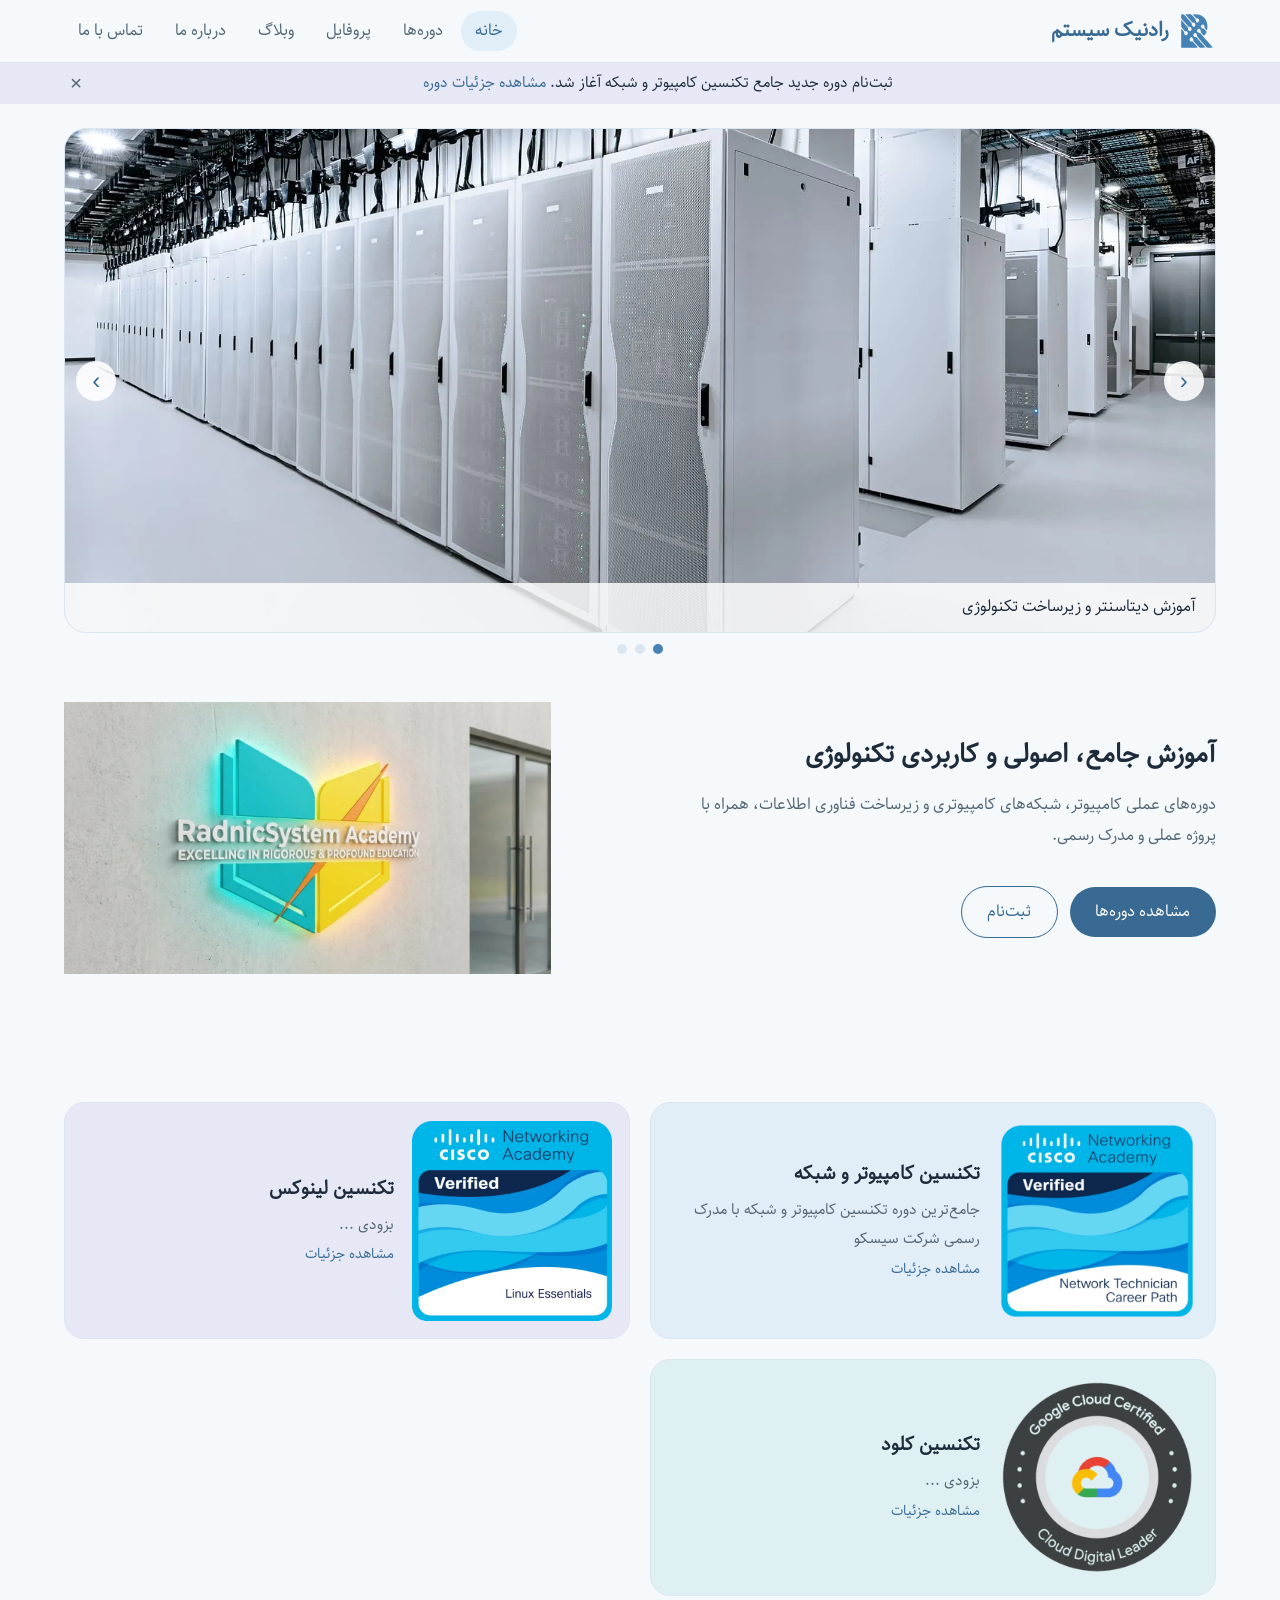
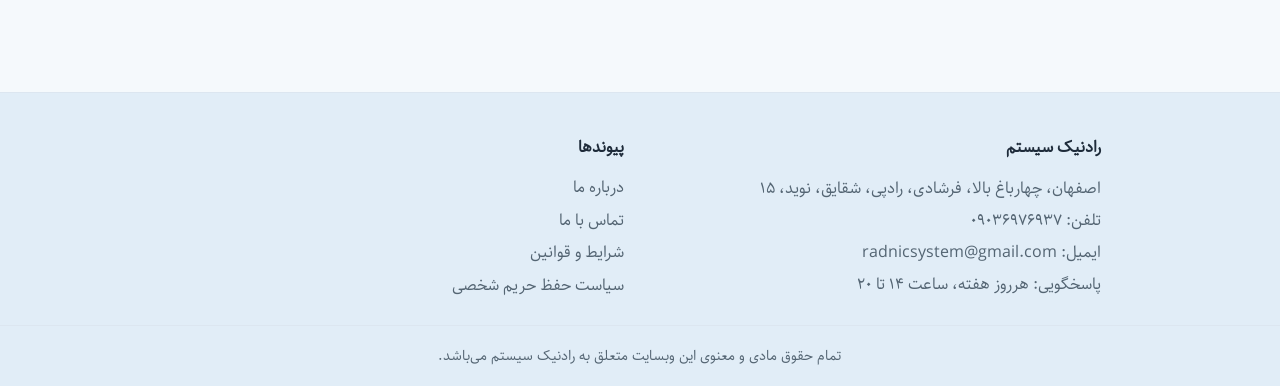
<file: index.html>
<!doctype html>

<html lang="fa" dir="rtl">

<head>
  
  <meta charset="utf-8"><meta name="viewport" content="width=device-width,initial-scale=1">
  <meta name="theme-color" content="#f5f9fc">
  <link rel="icon" type="image/png" href="resources/images/favicon.svg">
  <link rel="stylesheet" href="resources/css/style.css">
  <title>خانه - رادنیک سیستم</title>
  
</head>
  
<body>
  
  <header class="hd">
    
    <a class="logo" href="index.html"><img src="resources/images/logo.svg" alt="لوگوی رادنیک سیستم" width="36" height="36"><span>رادنیک سیستم</span></a>
    <button class="burger" aria-label="منو" aria-expanded="false">☰</button>
    
    <nav id="nav">
      <a href="index.html" class="on">خانه</a>
      <div class="dd">
        <a href="courses.html">دوره‌ها</a>
        <div class="menu">
          <a href="course-1.html">تکنسین کامپیوتر و شبکه</a>
          <a href="course-2.html">تکنسین Linux</a>
          <a href="course-3.html">تکنسین Cloud</a>
        </div>
      </div>
      <a href="profile.html">پروفایل</a>
      <a href="blog.html">وبلاگ</a>
      <a href="about.html">درباره ما</a>
      <a href="contact.html">تماس با ما</a>
    </nav>
    
  </header>
  
  <div id="ann" class="ann" role="region" aria-label="اطلاعیه" hidden>
    <p aria-live="polite"></p>
    <button type="button" aria-label="بستن اطلاعیه">×</button>
  </div>
  
  <main>
    
    <section class="slider" aria-roledescription="carousel" aria-label="معرفی آموزشگاه">
      <div class="vp">
        <div class="track">
          <figure class="slide"><img src="resources/images/slide-1.webp" alt="تصویری از یک دیتاسنتر" width="1200" height="525"><figcaption>آموزش دیتاسنتر و زیرساخت تکنولوژی</figcaption></figure>
          <figure class="slide"><img src="resources/images/slide-2.webp" alt="لوگوی گنو، لینوکس و دیستروهای معروف" width="1200" height="525"><figcaption>جامع‌ترین آموزشهای لینوکس</figcaption></figure>
          <figure class="slide"><img src="resources/images/slide-3.webp" alt="لوگوی شرکت سیسکو" width="1200" height="525"><figcaption>مدرک رسمی از شرکت سیسکو</figcaption></figure>
        </div>
        <button class="sb prev" aria-label="قبلی">‹</button>
        <button class="sb next" aria-label="بعدی">›</button>
      </div>
      <div class="dots"></div>
    </section>
    
    <section class="hero">
      <div>
        <h1>آموزش جامع، اصولی و کاربردی تکنولوژی</h1>
        <p class="sub">دوره‌های عملی کامپیوتر، شبکه‌های کامپیوتری و زیرساخت فناوری اطلاعات، همراه با پروژه عملی و مدرک رسمی.</p>
        <a class="btn" href="courses.html">مشاهده دوره‌ها</a>
        <a class="btn g" href="profile.html">ثبت‌نام</a>
      </div>
      <img src="resources/images/hero.webp" width="400" height="320" alt="تصویری نمادین از آکادمی رادنیک سیستم همراه با نوشته‌ای مبنی بر برتری در آموزش جامع و عمیق">
    </section>
    
    <section class="wrap">
      <div class="cgrid">
        <a class="cc c1" href="course-1.html"><img src="resources/images/course-1.webp" alt="تصویری از نشان پایان دوره" width="200" height="200">
          <div>
            <h3>تکنسین کامپیوتر و شبکه</h3>
            <p>جامع‌ترین دوره تکنسین کامپیوتر و شبکه با مدرک رسمی شرکت سیسکو</p>
            <span class="more">مشاهده جزئیات</span>
          </div>
        </a>
        <a class="cc c2" href="course-2.html"><img src="resources/images/course-2.webp" alt="تصویری از نشان پایان دوره" width="200" height="200">
          <div>
            <h3>تکنسین لینوکس</h3>
            <p>بزودی ...</p>
            <span class="more">مشاهده جزئیات</span>
          </div>
        </a>
        <a class="cc c3" href="course-3.html"><img src="resources/images/course-3.webp" alt="تصویری از نشان پایان دوره" width="200" height="200">
          <div>
            <h3>تکنسین کلود</h3>
            <p>بزودی ...</p>
            <span class="more">مشاهده جزئیات</span>
          </div>
        </a>
      </div>
    </section>
  </main>
  
  <footer class="ft">
    <div class="ft-in">
      <div class="ft-col">
        <h3>رادنیک سیستم</h3>
        <address>اصفهان، چهارباغ بالا، فرشادی، رادپی، شقایق، نوید، ۱۵<br>تلفن: <a dir="ltr" href="tel:+989036976937">۰۹۰۳۶۹۷۶۹۳۷</a>
          <br>ایمیل: <a dir="ltr" href="mailto:radnicsystem@gmail.com">radnicsystem@gmail.com</a>
          <br>پاسخگویی: هرروز هفته، ساعت ۱۴ تا ۲۰</address>
      </div>
      <div class="ft-col">
        <h3>پیوندها</h3>
        <div class="ft-links">
          <a href="about.html">درباره ما</a>
          <a href="contact.html">تماس با ما</a>
          <a href="terms.html">شرایط و قوانین</a>
          <a href="privacy.html">سیاست حفظ حریم شخصی</a>
        </div>
      </div>
      <div class="ft-col">
        <h3>نمادها و گواهی‌ها</h3>
        <div id="badges" class="badges">
        </div>
      </div>
    </div>
    <p class="copy">تمام حقوق مادی و معنوی این وبسایت متعلق به رادنیک سیستم می‌باشد.</p>
  </footer>
  
  <script src="resources/js/db.js"></script>
  <script src="resources/js/main.js"></script>  
</body>
</html>
</file>
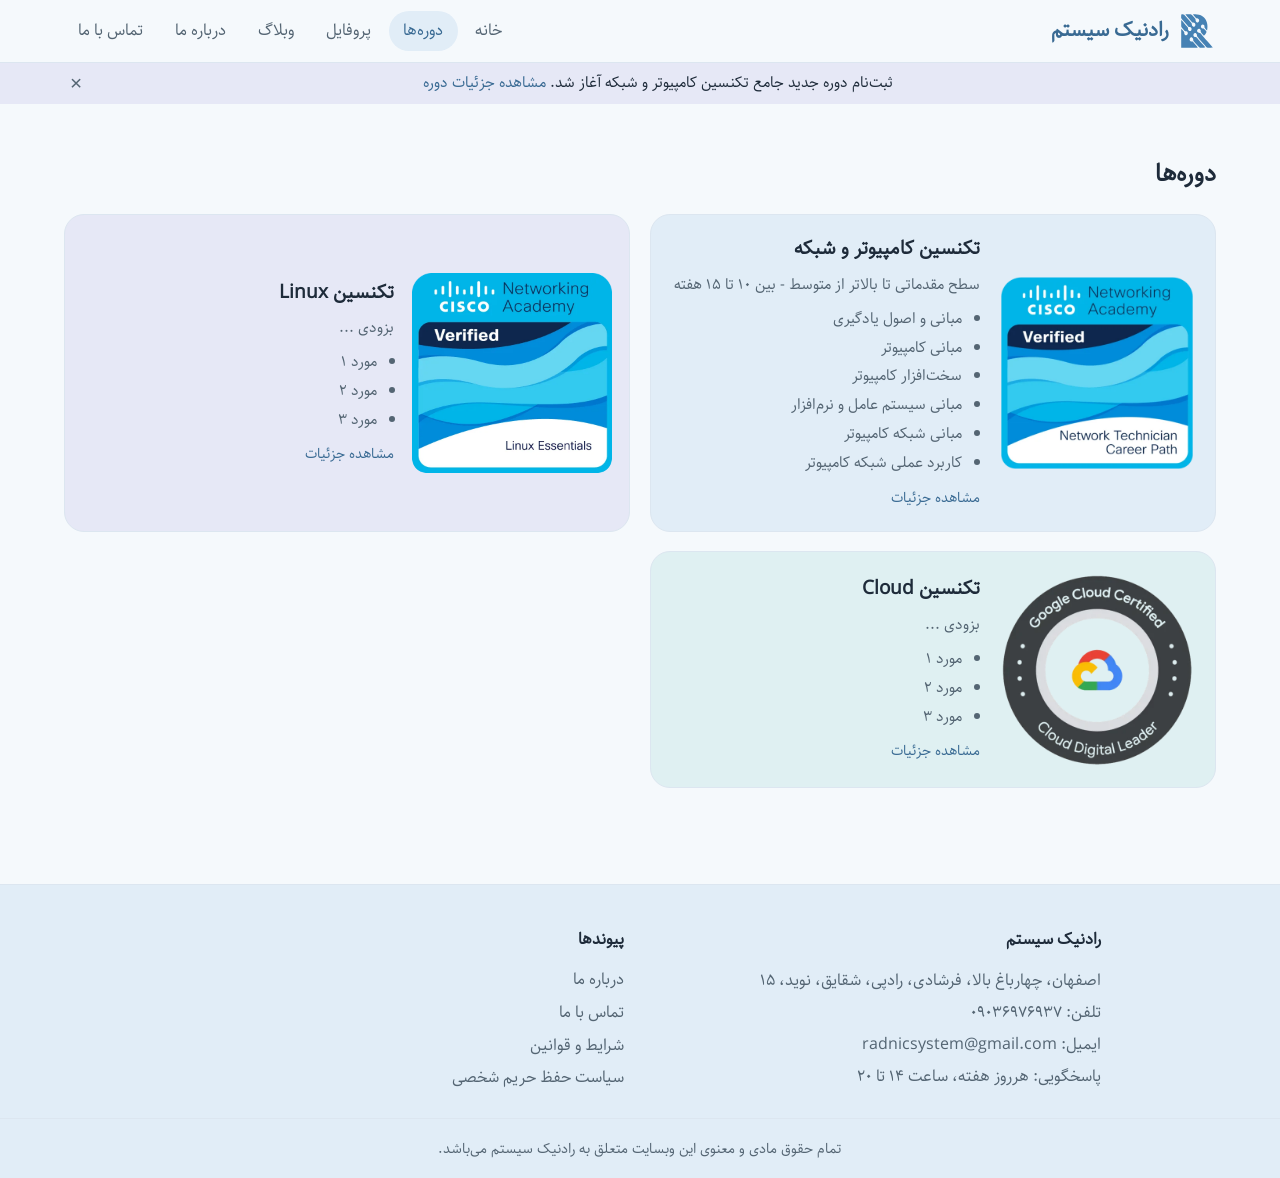
<file: courses.html>
<!doctype html>

<html lang="fa" dir="rtl">

<head>
  
  <meta charset="utf-8"><meta name="viewport" content="width=device-width,initial-scale=1">
  <meta name="theme-color" content="#f5f9fc">
  <link rel="icon" type="image/png" href="resources/images/favicon.svg">
  <link rel="stylesheet" href="resources/css/style.css">
  <title>دوره‌ها - رادنیک سیستم</title>
  
</head>

<body>
  
  <header class="hd">
    
    <a class="logo" href="index.html"><img src="resources/images/logo.svg" alt="لوگوی رادنیک سیستم" width="36" height="36"><span>رادنیک سیستم</span></a>
    <button class="burger" aria-label="منو" aria-expanded="false">☰</button>
    
    <nav id="nav">
      <a href="index.html">خانه</a>
      <div class="dd">
        <a href="courses.html" class="on">دوره‌ها</a>
        <div class="menu">
          <a href="course-1.html">تکنسین کامپیوتر و شبکه</a>
          <a href="course-2.html">تکنسین Linux</a>
          <a href="course-3.html">تکنسین Cloud</a>
        </div>
      </div>
      <a href="profile.html">پروفایل</a>
      <a href="blog.html">وبلاگ</a>
      <a href="about.html">درباره ما</a>
      <a href="contact.html">تماس با ما</a>
    </nav>
    
  </header>

  <div id="ann" class="ann" role="region" aria-label="اطلاعیه" hidden>
    <p aria-live="polite"></p>
    <button type="button" aria-label="بستن اطلاعیه">×</button>
  </div>
  
  <main>
    
    <section class="wrap">
      <h2>دوره‌ها</h2>
      <div class="cgrid">
        <a class="cc c1" href="course-1.html">
          <img src="resources/images/course-1.webp" alt="نشان رسمی پایان دوره" width="200" height="200">
          <div>
            <h3>تکنسین کامپیوتر و شبکه</h3>
            <p>سطح مقدماتی تا بالاتر از متوسط - بین ۱۰ تا ۱۵ هفته</p>
            <ul>
              <li>مبانی و اصول یادگیری</li>
              <li>مبانی کامپیوتر</li>
              <li>سخت‌افزار کامپیوتر</li>
              <li>مبانی سیستم عامل و نرم‌افزار</li>
              <li>مبانی شبکه کامپیوتر</li>
              <li>کاربرد عملی شبکه کامپیوتر</li>
            </ul>
            <span class="more">مشاهده جزئیات</span>
          </div>
        </a>
        <a class="cc c2" href="course-2.html">
          <img src="resources/images/course-2.webp" alt="نشان رسمی پایان دوره" width="200" height="200">
          <div>
            <h3>تکنسین Linux</h3>
            <p>بزودی ...</p>
            <ul>
              <li>مورد ۱</li>
              <li>مورد ۲</li>
              <li>مورد ۳</li>
            </ul>
            <span class="more">مشاهده جزئیات</span>
          </div>
        </a>
        <a class="cc c3" href="course-3.html">
          <img src="resources/images/course-3.webp" alt="نشان رسمی پایان دوره" width="200" height="200">
          <div>
            <h3>تکنسین Cloud</h3>
            <p>بزودی ...</p>
            <ul>
              <li>مورد ۱</li>
              <li>مورد ۲</li>
              <li>مورد ۳</li>
            </ul>
            <span class="more">مشاهده جزئیات</span>
          </div>
        </a>
      </div>
    </section>
  </main>

  <footer class="ft">
    <div class="ft-in">
      <div class="ft-col">
        <h3>رادنیک سیستم</h3>
        <address>اصفهان، چهارباغ بالا، فرشادی، رادپی، شقایق، نوید، ۱۵<br>تلفن: <a dir="ltr" href="tel:+989036976937">۰۹۰۳۶۹۷۶۹۳۷</a>
          <br>ایمیل: <a dir="ltr" href="mailto:radnicsystem@gmail.com">radnicsystem@gmail.com</a>
          <br>پاسخگویی: هرروز هفته، ساعت ۱۴ تا ۲۰</address>
      </div>
      <div class="ft-col">
        <h3>پیوندها</h3>
        <div class="ft-links">
          <a href="about.html">درباره ما</a>
          <a href="contact.html">تماس با ما</a>
          <a href="terms.html">شرایط و قوانین</a>
          <a href="privacy.html">سیاست حفظ حریم شخصی</a>
        </div>
      </div>
      <div class="ft-col">
        <h3>نمادها و گواهی‌ها</h3>
        <div id="badges" class="badges">
        </div>
      </div>
    </div>
    <p class="copy">تمام حقوق مادی و معنوی این وبسایت متعلق به رادنیک سیستم می‌باشد.</p>
  </footer>
  
  <script src="resources/js/db.js"></script>
  <script src="resources/js/main.js"></script>  
</body>
</html>
</file>
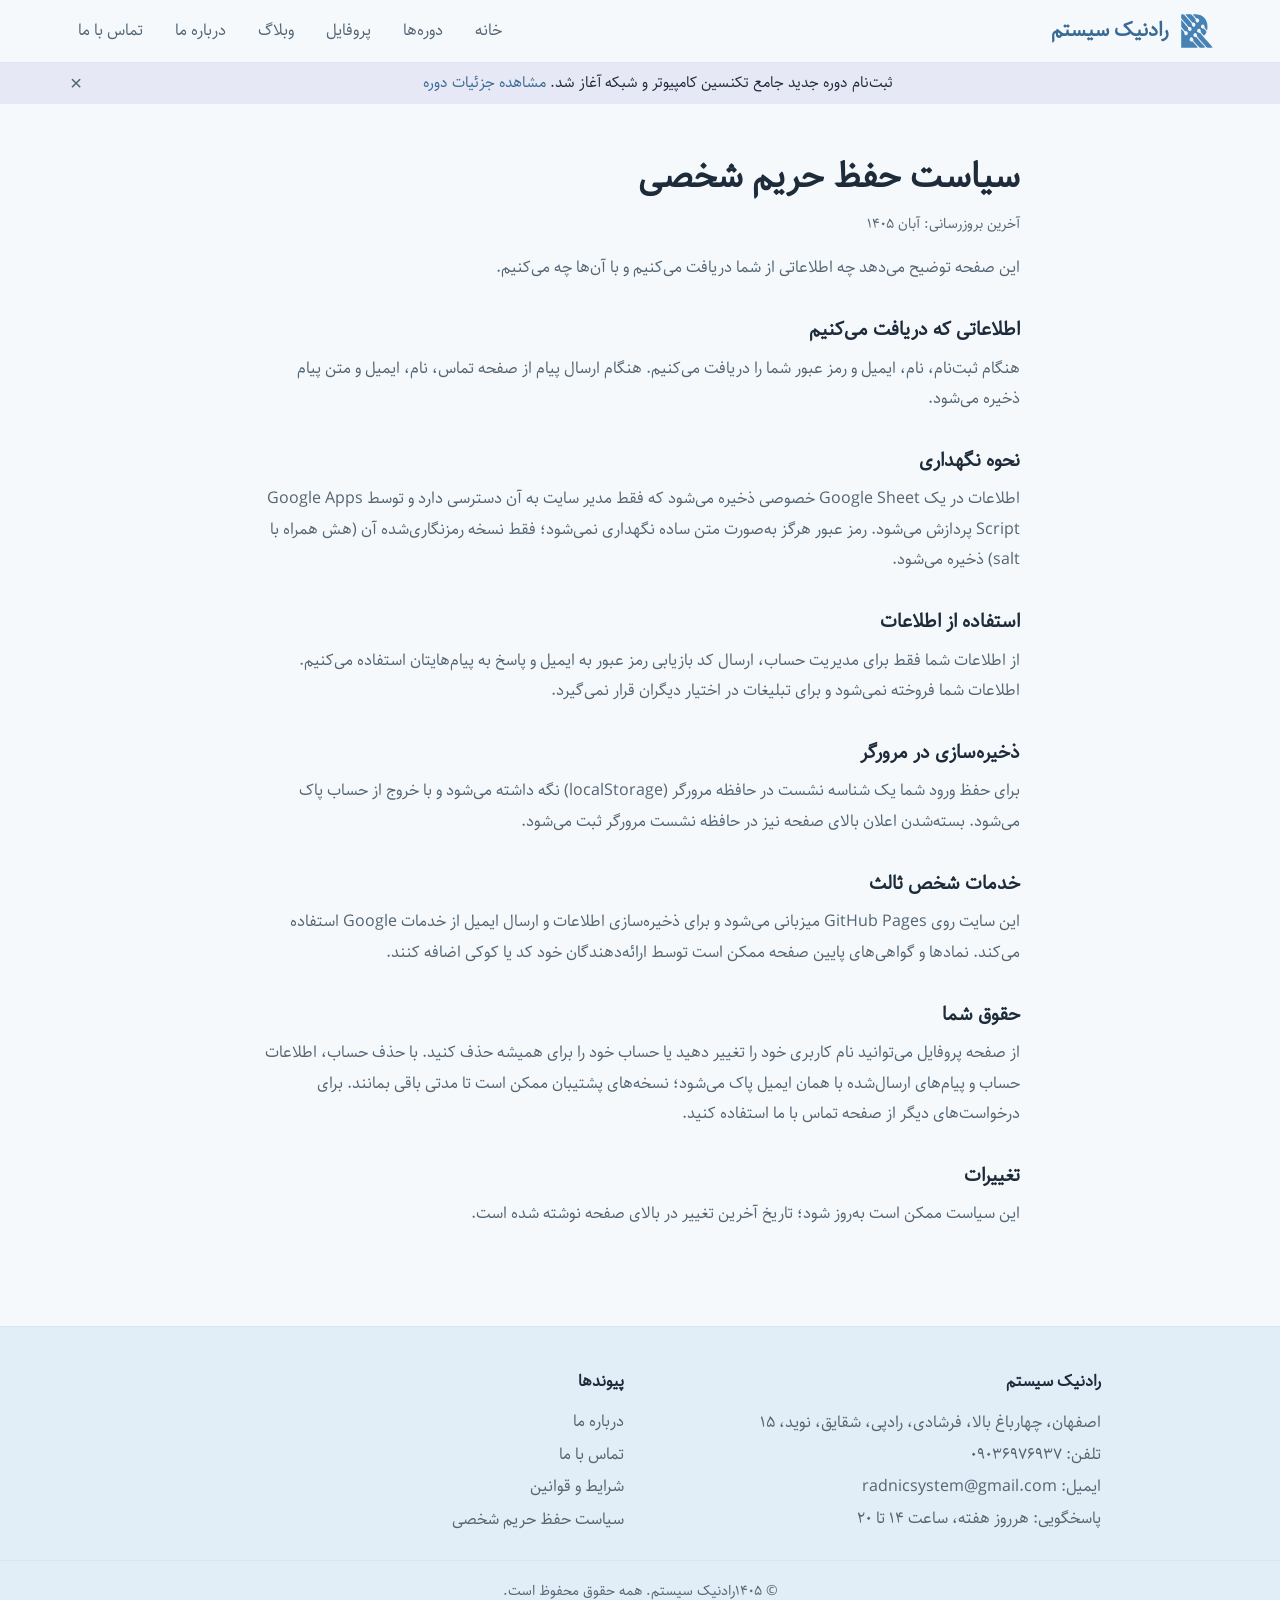
<file: privacy.html>
<!doctype html>

<html lang="fa" dir="rtl">

<head>
  
  <meta charset="utf-8"><meta name="viewport" content="width=device-width,initial-scale=1">
  <meta name="theme-color" content="#f5f9fc">
  <link rel="icon" type="image/png" href="resources/images/favicon.svg">
  <link rel="stylesheet" href="resources/css/style.css">
  <title>سیاست حفظ حریم شخصی - رادنیک سیستم</title>
  
</head>

<body>

  <header class="hd">
    
    <a class="logo" href="index.html"><img src="resources/images/logo.svg" alt="لوگوی رادنیک سیستم" width="36" height="36"><span>رادنیک سیستم</span></a>
    <button class="burger" aria-label="منو" aria-expanded="false">☰</button>
    
    <nav id="nav">
      <a href="index.html">خانه</a>
      <div class="dd">
        <a href="courses.html">دوره‌ها</a>
        <div class="menu">
          <a href="course-1.html">تکنسین کامپیوتر و شبکه</a>
          <a href="course-2.html">تکنسین Linux</a>
          <a href="course-3.html">تکنسین Cloud</a>
        </div>
      </div>
      <a href="profile.html">پروفایل</a>
      <a href="blog.html">وبلاگ</a>
      <a href="about.html">درباره ما</a>
      <a href="contact.html">تماس با ما</a>
    </nav>
    
  </header>

  <div id="ann" class="ann" role="region" aria-label="اطلاعیه" hidden>
    <p aria-live="polite"></p>
    <button type="button" aria-label="بستن اطلاعیه">×</button>
  </div>
  
  <main>
    <section class="wrap">    
      <article class="doc">
        <h1>سیاست حفظ حریم شخصی</h1>
        <p class="upd">آخرین بروزرسانی: آبان ۱۴۰۵</p>
        <p>این صفحه توضیح می‌دهد چه اطلاعاتی از شما دریافت می‌کنیم و با آن‌ها چه می‌کنیم.</p>
        <h2>اطلاعاتی که دریافت می‌کنیم</h2>
        <p>هنگام ثبت‌نام، نام، ایمیل و رمز عبور شما را دریافت می‌کنیم. هنگام ارسال پیام از صفحه تماس، نام، ایمیل و متن پیام ذخیره می‌شود.</p>
        <h2>نحوه نگهداری</h2>
        <p>اطلاعات در یک Google Sheet خصوصی ذخیره می‌شود که فقط مدیر سایت به آن دسترسی دارد و توسط Google Apps Script پردازش می‌شود. رمز عبور هرگز به‌صورت متن ساده نگهداری نمی‌شود؛ فقط نسخه رمزنگاری‌شده آن (هش همراه با salt) ذخیره می‌شود.</p>
        <h2>استفاده از اطلاعات</h2>
        <p>از اطلاعات شما فقط برای مدیریت حساب، ارسال کد بازیابی رمز عبور به ایمیل و پاسخ به پیام‌هایتان استفاده می‌کنیم. اطلاعات شما فروخته نمی‌شود و برای تبلیغات در اختیار دیگران قرار نمی‌گیرد.</p>
        <h2>ذخیره‌سازی در مرورگر</h2>
        <p>برای حفظ ورود شما یک شناسه نشست در حافظه مرورگر (localStorage) نگه داشته می‌شود و با خروج از حساب پاک می‌شود. بسته‌شدن اعلان بالای صفحه نیز در حافظه نشست مرورگر ثبت می‌شود.</p>
        <h2>خدمات شخص ثالث</h2>
        <p>این سایت روی GitHub Pages میزبانی می‌شود و برای ذخیره‌سازی اطلاعات و ارسال ایمیل از خدمات Google استفاده می‌کند. نمادها و گواهی‌های پایین صفحه ممکن است توسط ارائه‌دهندگان خود کد یا کوکی اضافه کنند.</p>
        <h2>حقوق شما</h2>
        <p>از صفحه پروفایل می‌توانید نام کاربری خود را تغییر دهید یا حساب خود را برای همیشه حذف کنید. با حذف حساب، اطلاعات حساب و پیام‌های ارسال‌شده با همان ایمیل پاک می‌شود؛ نسخه‌های پشتیبان ممکن است تا مدتی باقی بمانند. برای درخواست‌های دیگر از صفحه تماس با ما استفاده کنید.</p>
        <h2>تغییرات</h2>
        <p>این سیاست ممکن است به‌روز شود؛ تاریخ آخرین تغییر در بالای صفحه نوشته شده است.</p>
      </article>
    </section>
  </main>

  <footer class="ft">
    <div class="ft-in">
      <div class="ft-col">
        <h3>رادنیک سیستم</h3>
        <address>اصفهان، چهارباغ بالا، فرشادی، رادپی، شقایق، نوید، ۱۵<br>تلفن: <a dir="ltr" href="tel:+989036976937">۰۹۰۳۶۹۷۶۹۳۷</a>
          <br>ایمیل: <a dir="ltr" href="mailto:radnicsystem@gmail.com">radnicsystem@gmail.com</a>
          <br>پاسخگویی: هرروز هفته، ساعت ۱۴ تا ۲۰</address>
      </div>
      <div class="ft-col">
        <h3>پیوندها</h3>
        <div class="ft-links">
          <a href="about.html">درباره ما</a>
          <a href="contact.html">تماس با ما</a>
          <a href="terms.html">شرایط و قوانین</a>
          <a href="privacy.html">سیاست حفظ حریم شخصی</a>
        </div>
      </div>
      <div class="ft-col">
        <h3>نمادها و گواهی‌ها</h3>
        <div id="badges" class="badges">
        </div>
      </div>
    </div>
    <p class="copy">© ۱۴۰۵رادنیک سیستم. همه حقوق محفوظ است.</p>
  </footer>
  
  <script src="resources/js/db.js"></script>
  <script src="resources/js/main.js"></script>
</body>
</html>
</file>
<file: resources/css/style.css>
@font-face {
  font-family: Sahel;
  src: url(../fonts/Sahel.ttf) format("truetype");
  font-display: swap
}

@font-face {
  font-family: Sahel-B;
  src: url(../fonts/Sahel-Black.ttf) format("truetype");
  font-display: swap
}

:root {
  --bg: #f5f9fc;
  --tx: #1e2b3a;
  --mu: #546573;
  --c1: #e1edf7;
  --c2: #e6e8f6;
  --c3: #dff0f2;
  --ac: #396a93;
  --brand: #4682b4;
  --bd: #dce6f0
}

* {
  box-sizing: border-box;
  margin:0
}

body {
  font: 16px/1.9 Sahel, Vazirmatn, Tahoma, sans-serif;
  background: var(--bg);
  color: var(--tx)
}

a {
  color: inherit;
  text-decoration: none
}

:focus-visible {
  outline: 2px solid var(--ac);
  outline-offset: 2px
}

.hd {
  position: sticky;
  top: 0;
  z-index: 9;
  display: flex;
  align-items: center;
  justify-content: space-between;
  padding: .7rem 5%;
  background: rgba(245,249,252,.92);
  backdrop-filter: blur(8px);
  border-bottom: 1px solid var(--bd)
}

.logo {
  font-weight: 700;
  font-size: 1.25rem;
  color: var(--ac)
}

nav {
  display: flex;
  gap: .2rem
}

nav a {
  padding: .3rem .9rem;
  border-radius: 99px;
  color: var(--mu)
}

nav a:hover, nav a.on {
  background: var(--c1);
  color: var(--ac)
}

.burger {
  display: none;
  background: none;
  border: 1px solid var(--bd);
  border-radius: 10px;
  font-size: 1.3rem;
  padding: .1rem .6rem;
  cursor: pointer
}

.wrap {
  max-width: 1500px;
  margin: auto;
  padding: 3rem 5%
}

.hero {
  display: grid;
  grid-template-columns: 1.3fr 1fr;
  gap: 2rem;
  align-items: center;
  max-width: 1500px;
  margin: auto;
  padding: 5rem 5%
}

.hero img {
  width: 100%;
  height: auto;
  max-height: 340px
}

h1 {
  font: Sahel-B, Vazirmatn, Tahoma, sans-serif;
  font-weight: 900;
  font-size: clamp(1.2rem,2vw,2.5rem);
  line-height: 1.5;
  margin-bottom: 1rem
}

h2 {
  font-size: 1.5rem;
  margin-bottom: 1rem
}

.sub {
  color: var(--mu);
  max-width: 520px;
  margin-bottom: 2rem
}

.btn {
  display: inline-block;
  padding: .6rem 1.6rem;
  border-radius: 99px;
  background: var(--ac);
  color: #fff;
  border: 0;
  font: inherit;
  cursor: pointer;
  margin: .2rem 0 .2rem .5rem
}

.btn.g {
  background: transparent;
  color: var(--ac);
  border: 1px solid var(--ac)
}

.grid {
  display: grid;
  gap: 1.2rem;
  grid-template-columns: repeat(auto-fit,minmax(260px,1fr))
}

.card {
  padding: 1.6rem;
  border-radius: 20px;
  border: 1px solid var(--bd);
  background: #fff
}

.c1 {
  background: var(--c1)
}

.c2 {
  background: var(--c2)
}

.c3 {
  background: var(--c3)
}

.card h3 {
  margin-bottom: .4rem
}

.card p, .card ul {
  color: var(--mu)
}

.card ul {
  padding-right: 1.2rem;
  margin: .6rem 0
}

label {
  font-size: .95rem
}

input, textarea {
  width: 100%;
  padding: .65rem .9rem;
  margin: .3rem 0 .9rem;
  border: 1px solid var(--bd);
  border-radius: 12px;
  font: inherit;
  background: #fff
}

.tabs {
  display: flex;
  gap: .5rem;
  margin-bottom: 1rem
}

.tab {
  flex: 1;
  padding: .5rem;
  border: 1px solid var(--bd);
  border-radius: 12px;
  background: #fff;
  font: inherit;
  cursor: pointer
}

.tab.on {
  background: var(--c1);
  color: var(--ac)
}

.box {
  max-width: 460px;
  margin: auto
}

.msg {
  margin-bottom: .8rem
}

.ok {
  color: #2f7a4d
}

.err {
  color: #b04a4a
}

.ft {
  margin-top: 3rem;
  border-top: 1px solid var(--bd);
  background: var(--c1);
  color: var(--mu)
}

.ft-in {
  max-width: 1050px;
  margin: auto;
  padding: 2.5rem 5% 1.5rem;
  display: grid;
  gap: 2rem;
  grid-template-columns: repeat(auto-fit,minmax(min(100%,230px),1fr))
}

.ft h3 {
  font-size: 1rem;
  color: var(--tx);
  margin-bottom: .6rem
}

.ft address {
  font-style: normal;
  line-height: 2
}

.ft address a {
  text-decoration: none
}

.ft a:hover {
  color: var(--ac)
}

.ft-links {
  display: flex;
  flex-direction: column;
  gap: .15rem
}

.badges {
  display: flex;
  flex-wrap: wrap;
  gap: .8rem;
  align-items: center
}

.badges > * {
  max-width: 100%
}

.badges img {
  height: auto;
  max-height: 96px;
  width: auto
}

.copy {
  text-align: center;
  padding: 1rem 5%;
  border-top: 1px solid var(--bd);
  font-size: .9rem
}

.doc {
  max-width: 760px;
  margin: auto
}

.doc h1 {
  font-size: clamp(1.6rem,4vw,2.2rem);
  margin-bottom: .3rem
}

.doc h2 {
  font-size: 1.2rem;
  margin: 1.8rem 0 .3rem
}

.doc p {
  color: var(--mu)
}

.doc .upd {
  font-size: .9rem;
  margin-bottom: 1rem
}

[hidden] {
  display: none !important
}

@media(max-width:720px) {
  .hero {
    grid-template-columns: 1fr;
    padding: 3rem 5%
  }
  
  .hero img {
    order: -1;
    max-height: 200px
  }
  
  .burger {
    display: block
  }

  nav {
    display: none;
    position: absolute;
    top: 100%;
    right: 0;
    left: 0;
    flex-direction: column;
    background: var(--bg);
    padding: .8rem 5%;
    border-bottom: 1px solid var(--bd)
  }
  
  nav.open {
    display: flex
  }
}

.lnk {
  background: none;
  border: 0;
  color: var(--ac);
  font: inherit;
  cursor: pointer;
  padding: 0;
  text-decoration: none;
  margin: .2rem .5rem
}

.btn.d {
  background: #b04a4a
}

.sp {
  margin-top: 1.2rem
}

.logo {
  display: flex;
  align-items: center;
  gap: .55rem
}

.logo img {
  width: auto;
  height: 38px
}

.dd {
  position: relative
}

.dd > a {
  display: block
}

.menu {
  display: none;
  position: absolute;
  top: 100%;
  right: 0;
  min-width: 210px;
  flex-direction: column;
  padding: .4rem;
  background: #fff;
  border: 1px solid var(--bd);
  border-radius: 14px;
  box-shadow: 0 8px 24px rgba(30,43,58,.08)
}

.dd:hover .menu, .dd:focus-within .menu {
  display: flex
}

.menu a {
  border-radius: 10px
}

.ann {
  display: flex;
  align-items: center;
  gap: .8rem;
  padding: .4rem 5%;
  background: var(--c2);
  font-size: .92rem
}

.ann p {
  flex: 1;
  text-align: center;
  transition: opacity .4s
}

.ann p.out {
  opacity: 0
}

.ann a {
  color: var(--ac);
  text-decoration: none
}

.ann button {
  background: none;
  border: 0;
  cursor: pointer;
  font-size: 1.3rem;
  line-height: 1;
  color: var(--mu)
}

.slider {
  max-width: 1500px;
  margin: 1.5rem auto 0;
  padding: 0 5%
}

.slider + .hero {
  padding-top: 3rem
}

.vp {
  position: relative;
  overflow: hidden;
  border-radius: 22px;
  border: 1px solid var(--bd)
}

.track {
  display: flex;
  transition: transform .5s ease
}

.slide {
  flex: 0 0 100%;
  position: relative
}

.slide img {
  display: block;
  width: 100%;
  height: auto;
  aspect-ratio: 16/7;
  object-fit: cover
}

.slide figcaption {
  position: absolute;
  inset: auto 0 0;
  padding: .6rem 1.2rem;
  background: rgba(255,255,255,.82)
}

.sb {
  position: absolute;
  top: 50%;
  transform: translateY(-50%);
  width: 40px;
  height: 40px;
  border-radius: 50%;
  border: 0;
  background: rgba(255,255,255,.88);
  color: var(--ac);
  font-size: 1.5rem;
  cursor: pointer
}

.prev {
  right: .7rem
}

.next {
  left: .7rem
}

.dots {
  display: flex;
  justify-content: center;
  gap: .5rem;
  margin-top: .7rem
}

.dots button {
  width: 10px;
  height: 10px;
  border-radius: 50%;
  border: 0;
  padding: 0;
  background: var(--bd);
  cursor: pointer
}

.dots button.on {
  background: var(--brand)
}

.cgrid {
  display: grid;
  gap: 1.2rem;
  grid-template-columns: repeat(auto-fit,minmax(min(100%,550px),1fr))
}

.cc {
  display: flex;
  gap: 1.1rem;
  align-items: center;
  padding: 1.1rem;
  border-radius: 20px;
  border: 1px solid var(--bd);
  transition: transform .2s,box-shadow .2s
}

.cc:hover {
  transform: translateY(-2px);
  box-shadow: 0 8px 22px rgba(30,43,58,.07)
}

.cc img {
  flex: none;
  width: 200px;
  height: auto;
  aspect-ratio: 1;
  border-radius: 14px
}

.cc h3 {
  margin-bottom: .2rem
}

.cc p, .cc ul {
  color: var(--mu);
  font-size: .95rem
}

.cc ul {
  padding-right: 1.1rem;
  margin: .3rem 0
}

.more {
  font-size: .9rem;
  color: var(--ac)
}

.crumb {
  font-size: .9rem;
  color: var(--mu);
  margin-bottom: 1.2rem
}

.crumb a {
  text-decoration: none
}

.ch {
  display: flex;
  gap: 1.6rem;
  align-items: center;
  margin-bottom: 2rem
}

.ch img {
  flex: none;
  width: clamp(100px,22vw,180px);
  height: auto;
  aspect-ratio: 1;
  border-radius: 22px
}

.ch h1 {
  font-size: clamp(1.6rem,4vw,2.4rem);
  margin-bottom: .4rem
}

.chips {
  display: flex;
  flex-wrap: wrap;
  gap: .5rem;
  margin-top: .9rem
}

.chips span {
  padding: .15rem .9rem;
  border-radius: 99px;
  background: var(--c1);
  color: var(--ac);
  font-size: .9rem
}

.cols {
  display: grid;
  gap: 1.2rem;
  grid-template-columns: repeat(auto-fit,minmax(260px,1fr));
  margin-bottom: 1.2rem
}

.card ol {
  padding-right: 1.4rem;
  margin-top: .6rem;
  color: var(--mu)
}

@media(prefers-reduced-motion:reduce) {
  .track, .cc, .ann p {
    transition: none
  }
}

@media(max-width:720px) {
  .menu {
    display: flex;
    position: static;
    border: 0;
    box-shadow: none;
    background: transparent;
    padding: 0 1rem 0 0
  }
  
  .ch {
    flex-direction: column;
    align-items: flex-start
  }
}

@media(max-width:560px) {
  .slide img {
    aspect-ratio: 4/3
  }
  
  .cc img {
    width: 80px
  }
}

.enr {
  max-width: 620px;
  margin: 1rem auto
}

.enr-card {
  text-align: center;
  padding: 2.4rem 2rem;
  border-radius: 26px;
  border: 1px solid var(--bd);
  background: linear-gradient(180deg,var(--c1),#fff 55%);
  box-shadow: 0 12px 36px rgba(30,43,58,.07)
}

.enr-ic {
  width: 68px;
  height: 68px;
  margin: 0 auto 1rem;
  border-radius: 50%;
  display: grid;
  place-items: center;
  background: #fff;
  color: var(--brand);
  box-shadow: 0 4px 14px rgba(70,130,180,.18)
}

.enr-ic svg {
  width: 32px;
  height: 32px
}

.enr-card h1 {
  font-size: clamp(1.5rem,4vw,2rem);
  margin-bottom: .6rem
}

.enr-chip {
  display: inline-block;
  padding: .1rem 1rem;
  border-radius: 99px;
  background: var(--c1);
  color: var(--ac);
  font-size: .92rem;
  margin-bottom: .8rem
}

.enr-msg {
  font-size: 1.08rem;
  line-height: 2.1
}

.enr-num {
  display: inline-block;
  padding: 0 .8rem;
  border-radius: 99px;
  background: var(--c2);
  color: var(--ac);
  font-weight: 700;
  letter-spacing: .5px
}

.enr-note {
  display: flex;
  gap: .6rem;
  align-items: flex-start;
  text-align: right;
  margin: 1.5rem 0;
  padding: .9rem 1.1rem;
  border-radius: 16px;
  background: var(--c3)
}

.enr-note svg {
  flex: none;
  width: 22px;
  height: 22px;
  color: var(--ac);
  margin-top: .35rem
}
</file>
